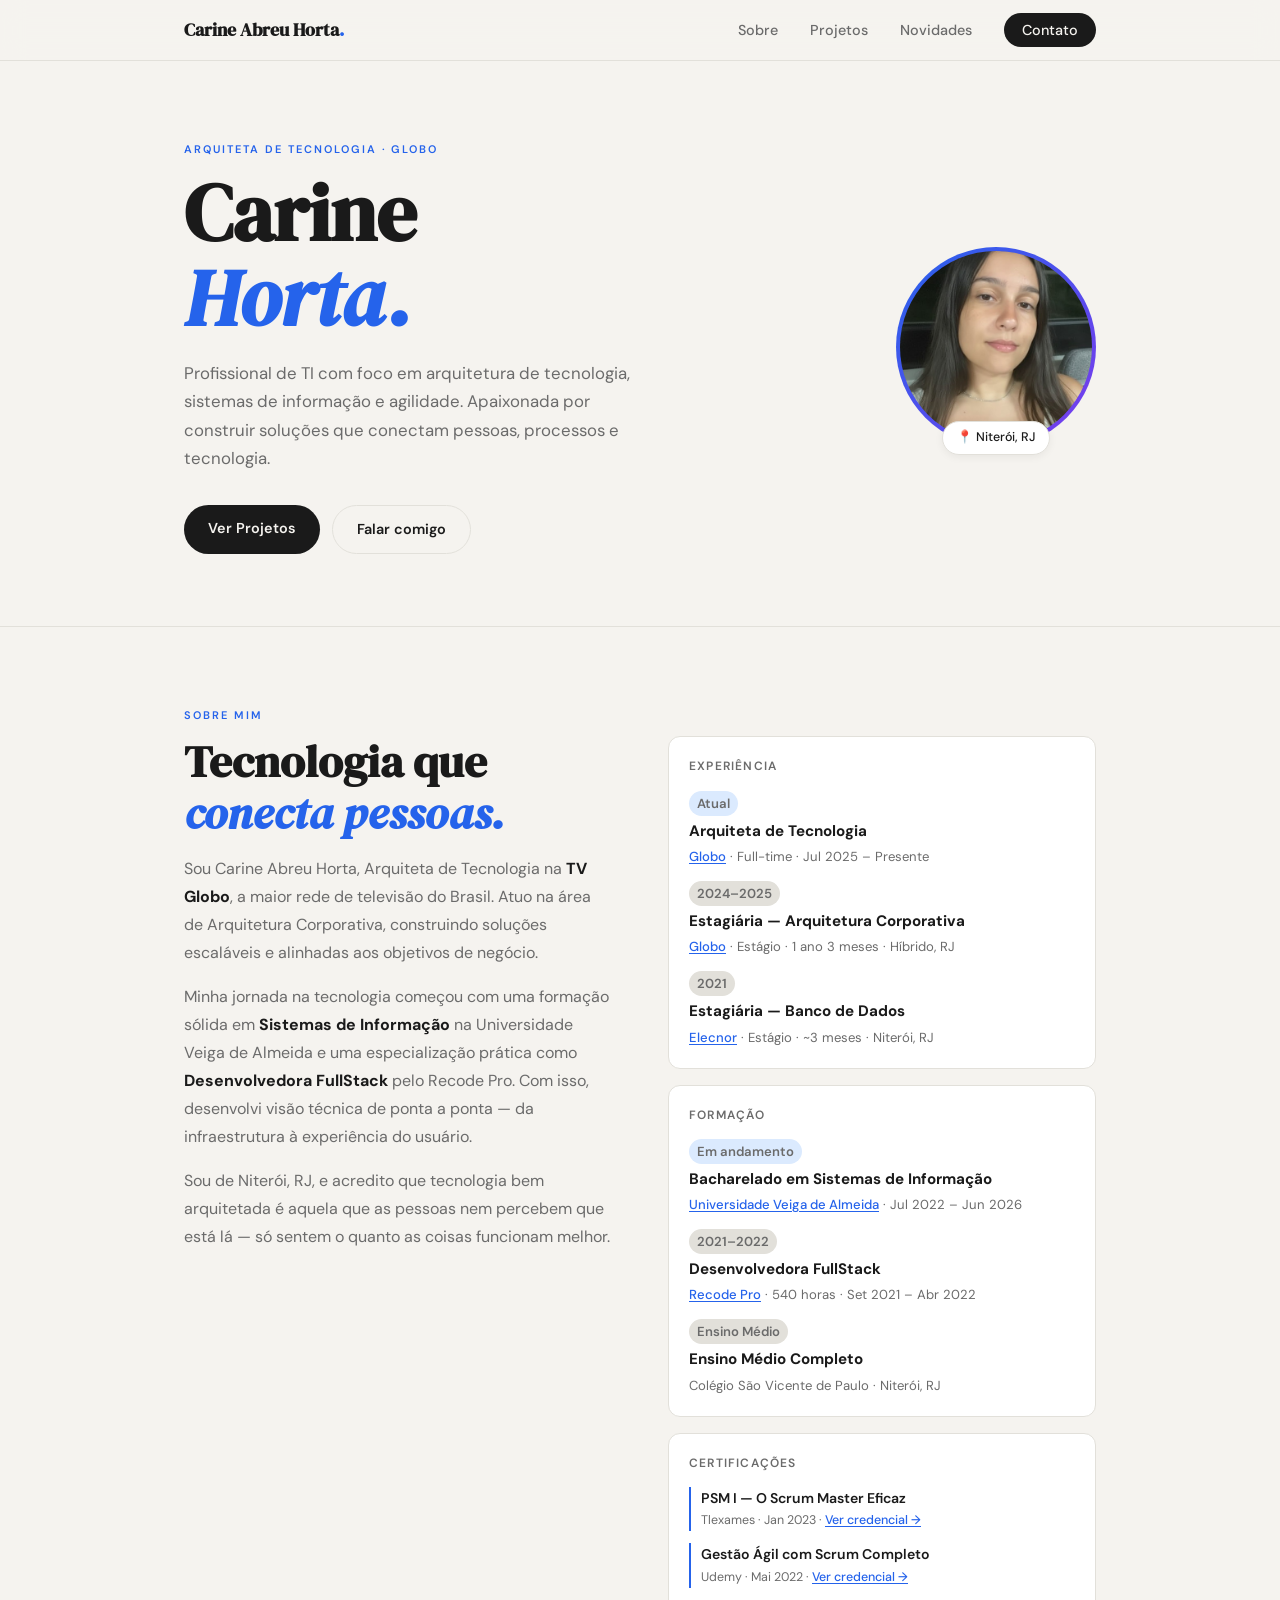
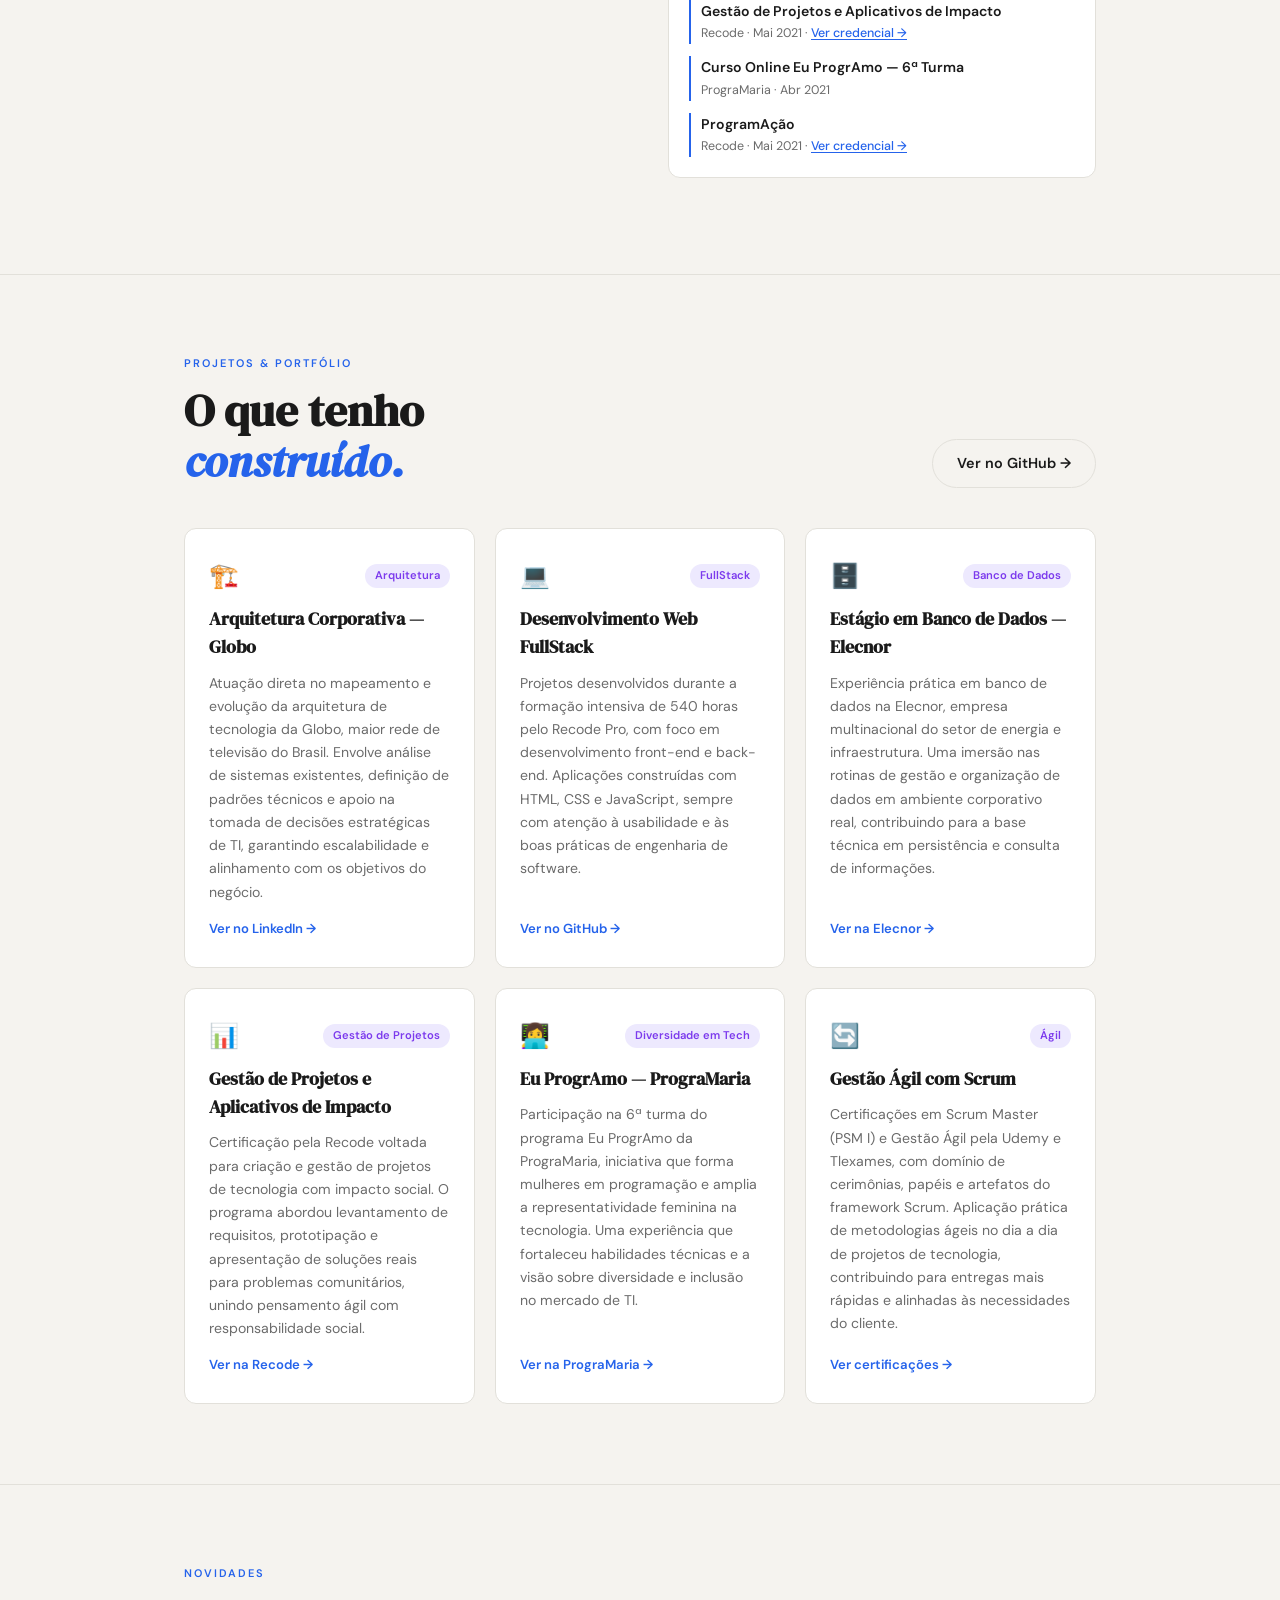
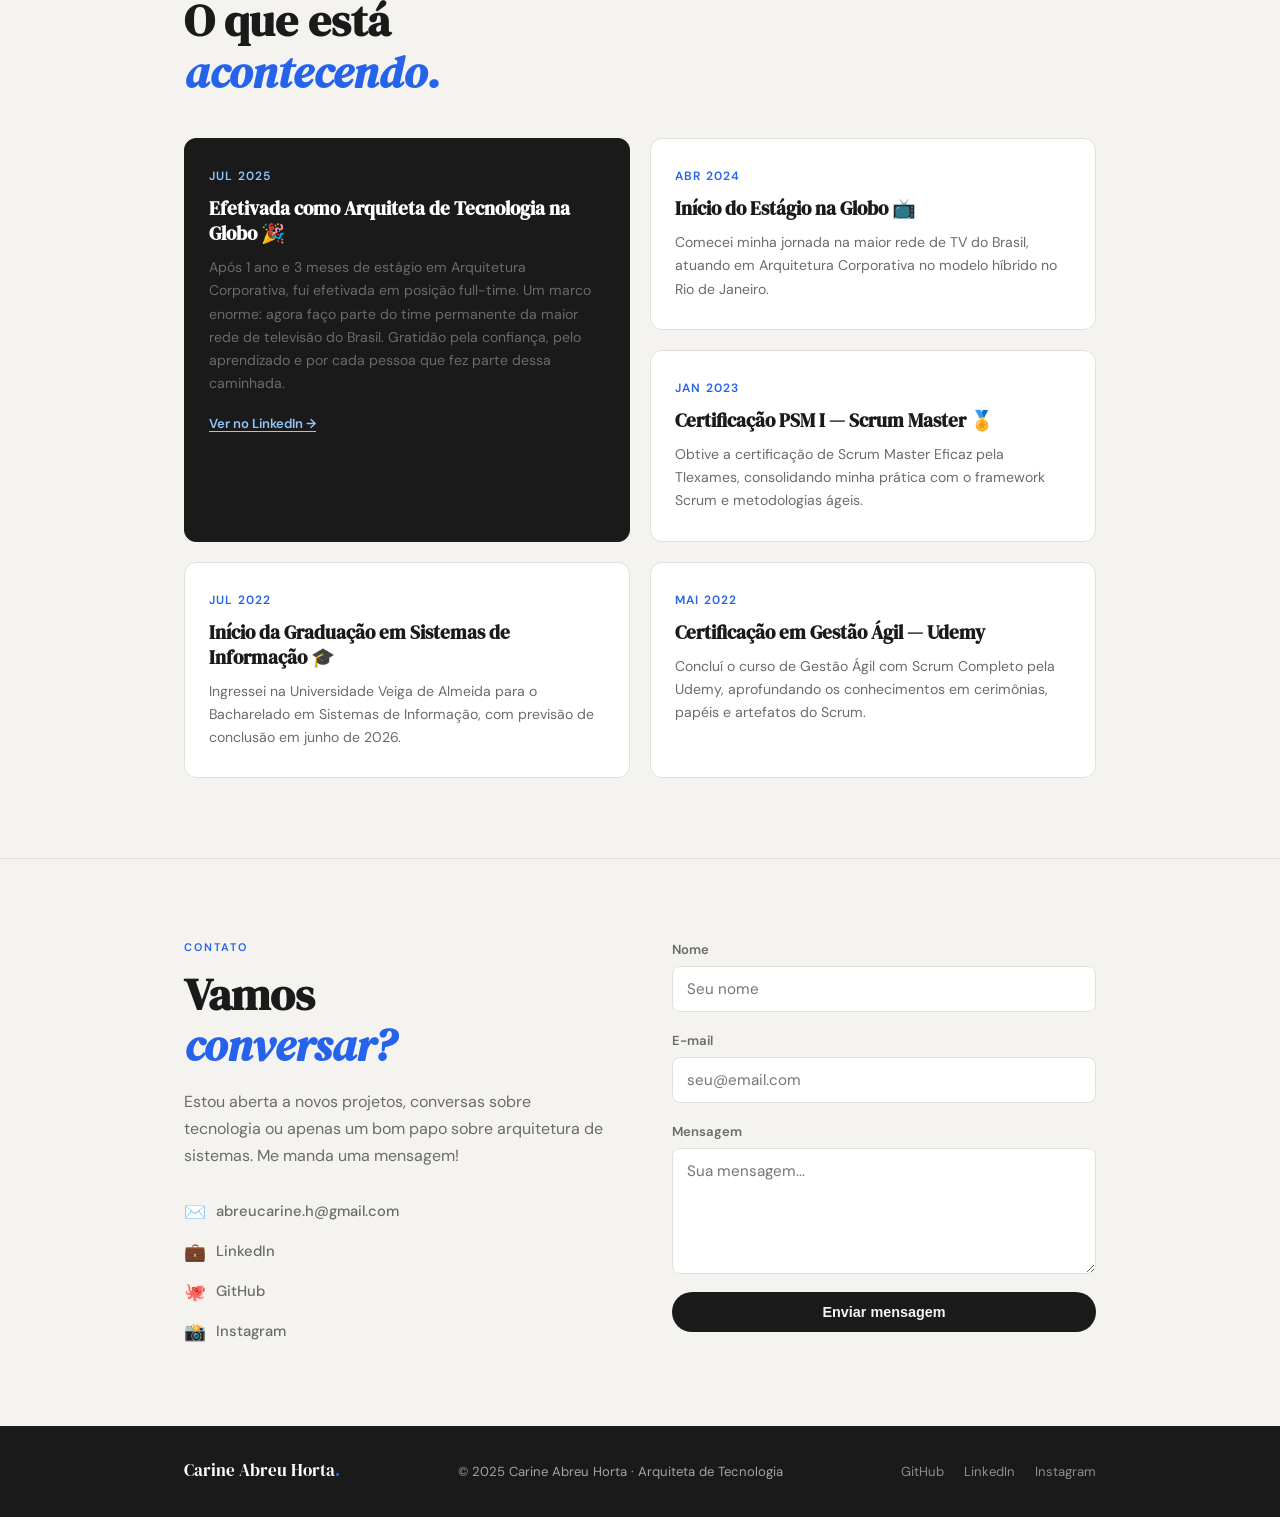
<file: index.html>
<!doctype html>
<html lang="pt-BR">
  <head>
    <meta charset="UTF-8" />
    <meta name="viewport" content="width=device-width, initial-scale=1.0" />
    <title>Carine Abreu Horta — Arquiteta de Tecnologia</title>
    <link rel="preconnect" href="https://fonts.googleapis.com" />
    <link rel="preconnect" href="https://fonts.gstatic.com" crossorigin />
    <link
      href="https://fonts.googleapis.com/css2?family=DM+Serif+Display:ital@0;1&family=DM+Sans:wght@300;400;500;600&display=swap"
      rel="stylesheet"
    />
    <link rel="stylesheet" href="style.css" />
  </head>
  <body>
    <header class="navbar">
      <div class="container navbar__inner">
        <a href="#home" class="navbar__logo"
          >Carine Abreu Horta<span>.</span></a
        >
        <nav>
          <ul class="navbar__links">
            <li><a href="sobre.html">Sobre</a></li>
            <li><a href="projetos.html">Projetos</a></li>
            <li><a href="novidades.html">Novidades</a></li>
            <li><a href="contato.html" class="navbar__cta">Contato</a></li>
          </ul>
        </nav>
        <button class="navbar__burger" aria-label="Menu" onclick="toggleMenu()">
          ☰
        </button>
      </div>
    </header>

    <section id="home" class="hero">
      <div class="container hero__inner">
        <div class="hero__text">
          <p class="section-label fade-up">Arquiteta de Tecnologia · Globo</p>
          <h1 class="hero__name fade-up delay-1">
            Carine<br /><em>Horta.</em>
          </h1>
          <p class="hero__desc fade-up delay-2">
            Profissional de TI com foco em arquitetura de tecnologia, sistemas
            de informação e agilidade. Apaixonada por construir soluções que
            conectam pessoas, processos e tecnologia.
          </p>
          <div class="hero__actions fade-up delay-3">
            <a href="projetos.html" class="btn btn--primary">Ver Projetos</a>
            <a href="contato.html" class="btn btn--ghost">Falar comigo</a>
          </div>
        </div>
        <div class="hero__avatar fade-up delay-4">
          <div class="hero__avatar-ring">
            <img
              src="foto.jpg"
              alt="Carine Abreu Horta"
              class="hero__avatar-img"
            />
          </div>
          <div class="hero__badge">📍 Niterói, RJ</div>
        </div>
      </div>
    </section>

    <hr class="divider" />

    <section id="sobre" class="section sobre">
      <div class="container">
        <p class="section-label">Sobre mim</p>
        <div class="sobre__grid">
          <div class="sobre__bio">
            <h2 class="section-title">
              Tecnologia que<br /><em>conecta pessoas.</em>
            </h2>
            <p>
              Sou Carine Abreu Horta, Arquiteta de Tecnologia na
              <strong>TV Globo</strong>, a maior rede de televisão do Brasil.
              Atuo na área de Arquitetura Corporativa, construindo soluções
              escaláveis e alinhadas aos objetivos de negócio.
            </p>
            <p>
              Minha jornada na tecnologia começou com uma formação sólida em
              <strong>Sistemas de Informação</strong> na Universidade Veiga de
              Almeida e uma especialização prática como
              <strong>Desenvolvedora FullStack</strong>
              pelo Recode Pro. Com isso, desenvolvi visão técnica de ponta a
              ponta — da infraestrutura à experiência do usuário.
            </p>
            <p>
              Sou de Niterói, RJ, e acredito que tecnologia bem arquitetada é
              aquela que as pessoas nem percebem que está lá — só sentem o
              quanto as coisas funcionam melhor.
            </p>
          </div>
          <div class="sobre__sidebar">
            <div class="sobre__card">
              <p class="sobre__card-label">Experiência</p>
              <ul class="sobre__exp">
                <li>
                  <span class="tag">Atual</span>
                  <strong>Arquiteta de Tecnologia</strong>
                  <span>
                    <a
                      href="https://www.linkedin.com/company/redeglobo/"
                      target="_blank"
                      class="exp-link"
                      >Globo</a
                    >
                    · Full-time · Jul 2025 – Presente
                  </span>
                </li>
                <li>
                  <span class="tag tag--muted">2024–2025</span>
                  <strong>Estagiária — Arquitetura Corporativa</strong>
                  <span>
                    <a
                      href="https://www.linkedin.com/company/redeglobo/"
                      target="_blank"
                      class="exp-link"
                      >Globo</a
                    >
                    · Estágio · 1 ano 3 meses · Híbrido, RJ
                  </span>
                </li>
                <li>
                  <span class="tag tag--muted">2021</span>
                  <strong>Estagiária — Banco de Dados</strong>
                  <span>
                    <a
                      href="https://www.linkedin.com/company/elecnor/"
                      target="_blank"
                      class="exp-link"
                      >Elecnor</a
                    >
                    · Estágio · ~3 meses · Niterói, RJ
                  </span>
                </li>
              </ul>
            </div>
            <div class="sobre__card">
              <p class="sobre__card-label">Formação</p>
              <ul class="sobre__exp">
                <li>
                  <span class="tag">Em andamento</span>
                  <strong>Bacharelado em Sistemas de Informação</strong>
                  <span>
                    <a
                      href="https://www.uva.br/"
                      target="_blank"
                      class="exp-link"
                      >Universidade Veiga de Almeida</a
                    >
                    · Jul 2022 – Jun 2026
                  </span>
                </li>
                <li>
                  <span class="tag tag--muted">2021–2022</span>
                  <strong>Desenvolvedora FullStack</strong>
                  <span>
                    <a
                      href="https://recode.org.br/"
                      target="_blank"
                      class="exp-link"
                      >Recode Pro</a
                    >
                    · 540 horas · Set 2021 – Abr 2022
                  </span>
                </li>
                <li>
                  <span class="tag tag--muted">Ensino Médio</span>
                  <strong>Ensino Médio Completo</strong>
                  <span>Colégio São Vicente de Paulo · Niterói, RJ</span>
                </li>
              </ul>
            </div>
            <div class="sobre__card">
              <p class="sobre__card-label">Certificações</p>
              <ul class="sobre__certs">
                <li>
                  <div class="cert-title">PSM I — O Scrum Master Eficaz</div>
                  <div class="cert-meta">
                    Tlexames · Jan 2023 ·
                    <a
                      href="https://www.linkedin.com/in/carine-horta-7ba754231/details/certifications/"
                      target="_blank"
                      class="exp-link"
                      >Ver credencial →</a
                    >
                  </div>
                </li>
                <li>
                  <div class="cert-title">Gestão Ágil com Scrum Completo</div>
                  <div class="cert-meta">
                    Udemy · Mai 2022 ·
                    <a
                      href="https://www.udemy.com/certificate/UC-a8f1dda4-dc87-44a4-8ef2-bfc7a82c5541/"
                      target="_blank"
                      class="exp-link"
                      >Ver credencial →</a
                    >
                  </div>
                </li>
                <li>
                  <div class="cert-title">
                    Gestão de Projetos e Aplicativos de Impacto
                  </div>
                  <div class="cert-meta">
                    Recode · Mai 2021 ·
                    <a
                      href="https://www.linkedin.com/in/carine-horta-7ba754231/details/certifications/"
                      target="_blank"
                      class="exp-link"
                      >Ver credencial →</a
                    >
                  </div>
                </li>
                <li>
                  <div class="cert-title">
                    Curso Online Eu ProgrAmo — 6ª Turma
                  </div>
                  <div class="cert-meta">PrograMaria · Abr 2021</div>
                </li>
                <li>
                  <div class="cert-title">ProgramAção</div>
                  <div class="cert-meta">
                    Recode · Mai 2021 ·
                    <a
                      href="https://www.linkedin.com/in/carine-horta-7ba754231/details/certifications/"
                      target="_blank"
                      class="exp-link"
                      >Ver credencial →</a
                    >
                  </div>
                </li>
              </ul>
            </div>
          </div>
        </div>
      </div>
    </section>

    <hr class="divider" />

    <section id="projetos" class="section projetos">
      <div class="container">
        <p class="section-label">Projetos & Portfólio</p>
        <div class="projetos__header">
          <h2 class="section-title">O que tenho<br /><em>construído.</em></h2>
          <a
            href="https://github.com/CarineAH"
            target="_blank"
            class="btn btn--ghost"
            >Ver no GitHub →</a
          >
        </div>
        <div class="projetos__grid">
          <a
            href="https://www.linkedin.com/in/carine-horta-7ba754231/"
            target="_blank"
            class="projeto-card"
          >
            <div class="projeto-card__top">
              <span class="projeto-card__icon">🏗️</span>
              <span class="projeto-card__tag">Arquitetura</span>
            </div>
            <h3>Arquitetura Corporativa — Globo</h3>
            <p>
              Atuação direta no mapeamento e evolução da arquitetura de
              tecnologia da Globo, maior rede de televisão do Brasil. Envolve
              análise de sistemas existentes, definição de padrões técnicos e
              apoio na tomada de decisões estratégicas de TI, garantindo
              escalabilidade e alinhamento com os objetivos do negócio.
            </p>
            <span class="projeto-card__link">Ver no LinkedIn →</span>
          </a>
          <a
            href="https://github.com/CarineAH"
            target="_blank"
            class="projeto-card"
          >
            <div class="projeto-card__top">
              <span class="projeto-card__icon">💻</span>
              <span class="projeto-card__tag">FullStack</span>
            </div>
            <h3>Desenvolvimento Web FullStack</h3>
            <p>
              Projetos desenvolvidos durante a formação intensiva de 540 horas
              pelo Recode Pro, com foco em desenvolvimento front-end e back-end.
              Aplicações construídas com HTML, CSS e JavaScript, sempre com
              atenção à usabilidade e às boas práticas de engenharia de
              software.
            </p>
            <span class="projeto-card__link">Ver no GitHub →</span>
          </a>
          <a
            href="https://www.linkedin.com/company/elecnor/"
            target="_blank"
            class="projeto-card"
          >
            <div class="projeto-card__top">
              <span class="projeto-card__icon">🗄️</span>
              <span class="projeto-card__tag">Banco de Dados</span>
            </div>
            <h3>Estágio em Banco de Dados — Elecnor</h3>
            <p>
              Experiência prática em banco de dados na Elecnor, empresa
              multinacional do setor de energia e infraestrutura. Uma imersão
              nas rotinas de gestão e organização de dados em ambiente
              corporativo real, contribuindo para a base técnica em persistência
              e consulta de informações.
            </p>
            <span class="projeto-card__link">Ver na Elecnor →</span>
          </a>
          <a href="https://recode.org.br/" target="_blank" class="projeto-card">
            <div class="projeto-card__top">
              <span class="projeto-card__icon">📊</span>
              <span class="projeto-card__tag">Gestão de Projetos</span>
            </div>
            <h3>Gestão de Projetos e Aplicativos de Impacto</h3>
            <p>
              Certificação pela Recode voltada para criação e gestão de projetos
              de tecnologia com impacto social. O programa abordou levantamento
              de requisitos, prototipação e apresentação de soluções reais para
              problemas comunitários, unindo pensamento ágil com
              responsabilidade social.
            </p>
            <span class="projeto-card__link">Ver na Recode →</span>
          </a>
          <a
            href="https://programaria.org/"
            target="_blank"
            class="projeto-card"
          >
            <div class="projeto-card__top">
              <span class="projeto-card__icon">👩‍💻</span>
              <span class="projeto-card__tag">Diversidade em Tech</span>
            </div>
            <h3>Eu ProgrAmo — PrograMaria</h3>
            <p>
              Participação na 6ª turma do programa Eu ProgrAmo da PrograMaria,
              iniciativa que forma mulheres em programação e amplia a
              representatividade feminina na tecnologia. Uma experiência que
              fortaleceu habilidades técnicas e a visão sobre diversidade e
              inclusão no mercado de TI.
            </p>
            <span class="projeto-card__link">Ver na PrograMaria →</span>
          </a>
          <a
            href="https://www.linkedin.com/in/carine-horta-7ba754231/details/certifications/"
            target="_blank"
            class="projeto-card"
          >
            <div class="projeto-card__top">
              <span class="projeto-card__icon">🔄</span>
              <span class="projeto-card__tag">Ágil</span>
            </div>
            <h3>Gestão Ágil com Scrum</h3>
            <p>
              Certificações em Scrum Master (PSM I) e Gestão Ágil pela Udemy e
              Tlexames, com domínio de cerimônias, papéis e artefatos do
              framework Scrum. Aplicação prática de metodologias ágeis no dia a
              dia de projetos de tecnologia, contribuindo para entregas mais
              rápidas e alinhadas às necessidades do cliente.
            </p>
            <span class="projeto-card__link">Ver certificações →</span>
          </a>
        </div>
      </div>
    </section>

    <hr class="divider" />
    <section id="novidades" class="section novidades">
      <div class="container">
        <p class="section-label">Novidades</p>
        <h2 class="section-title">O que está<br /><em>acontecendo.</em></h2>
        <div class="novidades__grid">
          <article class="novidade-card novidade-card--destaque">
            <span class="novidade-card__date">Jul 2025</span>
            <h3>Efetivada como Arquiteta de Tecnologia na Globo 🎉</h3>
            <p>
              Após 1 ano e 3 meses de estágio em Arquitetura Corporativa, fui
              efetivada em posição full-time. Um marco enorme: agora faço parte
              do time permanente da maior rede de televisão do Brasil. Gratidão
              pela confiança, pelo aprendizado e por cada pessoa que fez parte
              dessa caminhada.
            </p>
            <a
              href="https://www.linkedin.com/in/carine-horta-7ba754231/"
              target="_blank"
              class="novidade-link"
              >Ver no LinkedIn →</a
            >
          </article>
          <article class="novidade-card">
            <span class="novidade-card__date">Abr 2024</span>
            <h3>Início do Estágio na Globo 📺</h3>
            <p>
              Comecei minha jornada na maior rede de TV do Brasil, atuando em
              Arquitetura Corporativa no modelo híbrido no Rio de Janeiro.
            </p>
          </article>
          <article class="novidade-card">
            <span class="novidade-card__date">Jan 2023</span>
            <h3>Certificação PSM I — Scrum Master 🏅</h3>
            <p>
              Obtive a certificação de Scrum Master Eficaz pela Tlexames,
              consolidando minha prática com o framework Scrum e metodologias
              ágeis.
            </p>
          </article>
          <article class="novidade-card">
            <span class="novidade-card__date">Jul 2022</span>
            <h3>Início da Graduação em Sistemas de Informação 🎓</h3>
            <p>
              Ingressei na Universidade Veiga de Almeida para o Bacharelado em
              Sistemas de Informação, com previsão de conclusão em junho de
              2026.
            </p>
          </article>
          <article class="novidade-card">
            <span class="novidade-card__date">Mai 2022</span>
            <h3>Certificação em Gestão Ágil — Udemy</h3>
            <p>
              Concluí o curso de Gestão Ágil com Scrum Completo pela Udemy,
              aprofundando os conhecimentos em cerimônias, papéis e artefatos do
              Scrum.
            </p>
          </article>
        </div>
      </div>
    </section>

    <hr class="divider" />
    <section id="contato" class="section contato">
      <div class="container contato__inner">
        <div class="contato__text">
          <p class="section-label">Contato</p>
          <h2 class="section-title">Vamos<br /><em>conversar?</em></h2>
          <p class="contato__desc">
            Estou aberta a novos projetos, conversas sobre tecnologia ou apenas
            um bom papo sobre arquitetura de sistemas. Me manda uma mensagem!
          </p>
          <ul class="social-links">
            <li>
              <a href="mailto:abreucarine.h@gmail.com" class="social-link">
                <span class="social-link__icon">✉️</span>
                <span>abreucarine.h@gmail.com</span>
              </a>
            </li>
            <li>
              <a
                href="https://www.linkedin.com/in/carine-horta-7ba754231/"
                target="_blank"
                class="social-link"
              >
                <span class="social-link__icon">💼</span>
                <span>LinkedIn</span>
              </a>
            </li>
            <li>
              <a
                href="https://github.com/CarineAH"
                target="_blank"
                class="social-link"
              >
                <span class="social-link__icon">🐙</span>
                <span>GitHub</span>
              </a>
            </li>
            <li>
              <a
                href="https://www.instagram.com/abreucarinee/"
                target="_blank"
                class="social-link"
              >
                <span class="social-link__icon">📸</span>
                <span>Instagram</span>
              </a>
            </li>
          </ul>
        </div>
        <form class="contato__form" onsubmit="handleForm(event)">
          <div class="form-group">
            <label for="nome">Nome</label>
            <input type="text" id="nome" placeholder="Seu nome" required />
          </div>
          <div class="form-group">
            <label for="email">E-mail</label>
            <input
              type="email"
              id="email"
              placeholder="seu@email.com"
              required
            />
          </div>
          <div class="form-group">
            <label for="mensagem">Mensagem</label>
            <textarea
              id="mensagem"
              rows="5"
              placeholder="Sua mensagem..."
              required
            ></textarea>
          </div>
          <button type="submit" class="btn btn--primary form-btn">
            Enviar mensagem
          </button>
          <p class="form-success" id="form-success">
            ✅ Mensagem enviada! Obrigada pelo contato.
          </p>
        </form>
      </div>
    </section>

    <footer class="footer">
      <div class="container footer__inner">
        <span class="footer__logo">Carine Abreu Horta<span>.</span></span>
        <p>© 2025 Carine Abreu Horta · Arquiteta de Tecnologia</p>
        <div class="footer__social">
          <a href="https://github.com/CarineAH" target="_blank">GitHub</a>
          <a
            href="https://www.linkedin.com/in/carine-horta-7ba754231/"
            target="_blank"
            >LinkedIn</a
          >
          <a href="https://www.instagram.com/abreucarinee/" target="_blank"
            >Instagram</a
          >
        </div>
      </div>
    </footer>
    <script>
      function toggleMenu() {
        document.querySelector(".navbar__links").classList.toggle("open");
      }

      function handleForm(e) {
        e.preventDefault();
        const btn = e.target.querySelector(".form-btn");
        const success = document.getElementById("form-success");
        btn.textContent = "Enviando...";
        btn.disabled = true;
        setTimeout(() => {
          btn.style.display = "none";
          success.style.display = "block";
          e.target.reset();
        }, 1200);
      }
    </script>
  </body>
</html>
</file>
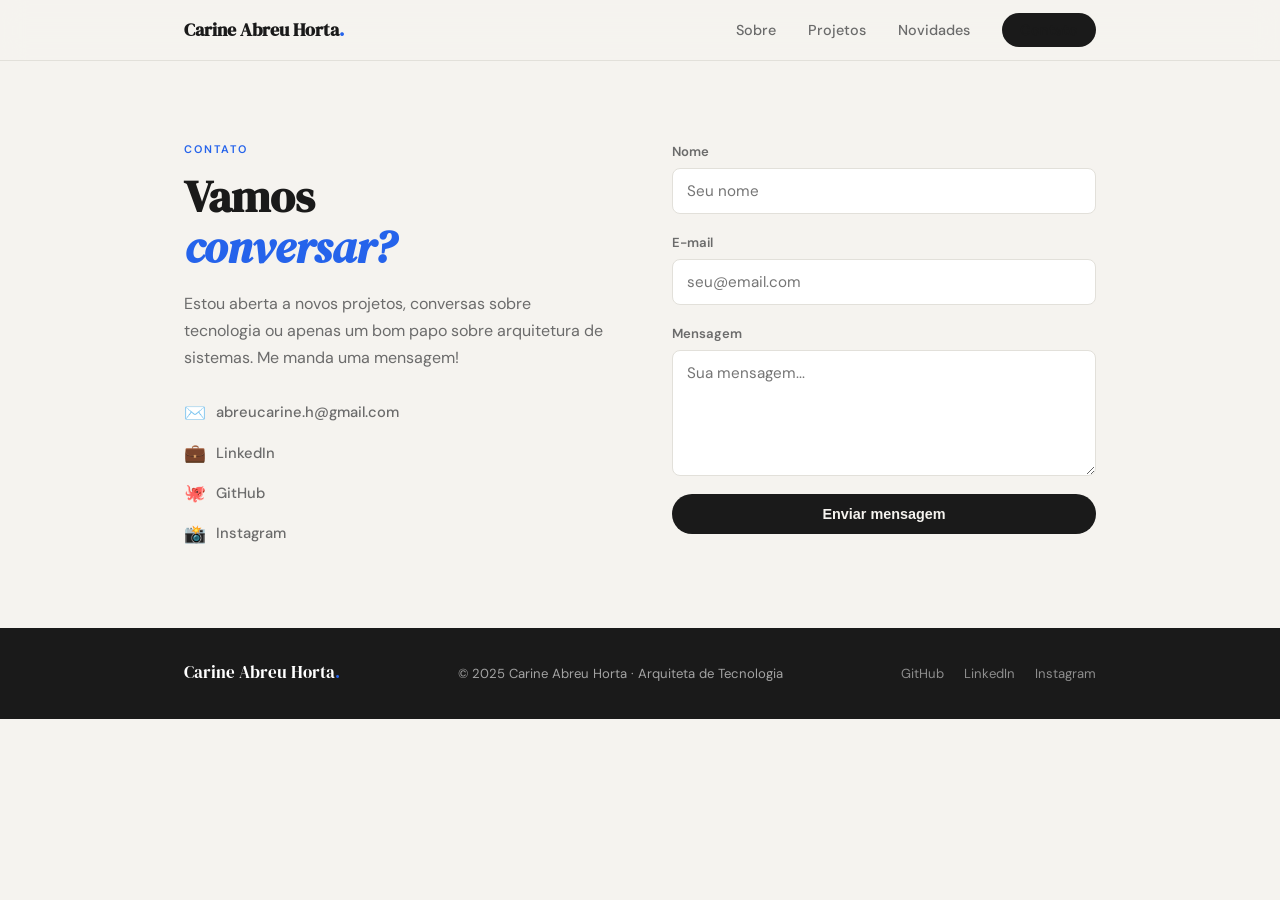
<file: contato.html>
<!doctype html>
<html lang="pt-BR">
  <head>
    <meta charset="UTF-8" />
    <meta name="viewport" content="width=device-width, initial-scale=1.0" />
    <title>Contato — Carine Abreu Horta</title>
    <link rel="preconnect" href="https://fonts.googleapis.com" />
    <link rel="preconnect" href="https://fonts.gstatic.com" crossorigin />
    <link
      href="https://fonts.googleapis.com/css2?family=DM+Serif+Display:ital@0;1&family=DM+Sans:wght@300;400;500;600&display=swap"
      rel="stylesheet"
    />
    <link rel="stylesheet" href="style.css" />
  </head>
  <body>
    <header class="navbar">
      <div class="container navbar__inner">
        <a href="index.html" class="navbar__logo"
          >Carine Abreu Horta<span>.</span></a
        >
        <nav>
          <ul class="navbar__links">
            <li><a href="sobre.html">Sobre</a></li>
            <li><a href="projetos.html">Projetos</a></li>
            <li><a href="novidades.html">Novidades</a></li>
            <li>
              <a href="contato.html" class="navbar__cta navbar__active"
                >Contato</a
              >
            </li>
          </ul>
        </nav>
        <button class="navbar__burger" aria-label="Menu" onclick="toggleMenu()">
          ☰
        </button>
      </div>
    </header>

    <section class="section contato">
      <div class="container contato__inner">
        <div class="contato__text">
          <p class="section-label">Contato</p>
          <h2 class="section-title">Vamos<br /><em>conversar?</em></h2>
          <p class="contato__desc">
            Estou aberta a novos projetos, conversas sobre tecnologia ou apenas
            um bom papo sobre arquitetura de sistemas. Me manda uma mensagem!
          </p>
          <ul class="social-links">
            <li>
              <a href="mailto:abreucarine.h@gmail.com" class="social-link">
                <span class="social-link__icon">✉️</span>
                <span>abreucarine.h@gmail.com</span>
              </a>
            </li>
            <li>
              <a
                href="https://www.linkedin.com/in/carine-horta-7ba754231/"
                target="_blank"
                class="social-link"
              >
                <span class="social-link__icon">💼</span>
                <span>LinkedIn</span>
              </a>
            </li>
            <li>
              <a
                href="https://github.com/CarineAH"
                target="_blank"
                class="social-link"
              >
                <span class="social-link__icon">🐙</span>
                <span>GitHub</span>
              </a>
            </li>
            <li>
              <a
                href="https://www.instagram.com/abreucarinee/"
                target="_blank"
                class="social-link"
              >
                <span class="social-link__icon">📸</span>
                <span>Instagram</span>
              </a>
            </li>
          </ul>
        </div>
        <form class="contato__form" onsubmit="handleForm(event)">
          <div class="form-group">
            <label for="nome">Nome</label>
            <input type="text" id="nome" placeholder="Seu nome" required />
          </div>
          <div class="form-group">
            <label for="email">E-mail</label>
            <input
              type="email"
              id="email"
              placeholder="seu@email.com"
              required
            />
          </div>
          <div class="form-group">
            <label for="mensagem">Mensagem</label>
            <textarea
              id="mensagem"
              rows="5"
              placeholder="Sua mensagem..."
              required
            ></textarea>
          </div>
          <button type="submit" class="btn btn--primary form-btn">
            Enviar mensagem
          </button>
          <p class="form-success" id="form-success">
            ✅ Mensagem enviada! Obrigada pelo contato.
          </p>
        </form>
      </div>
    </section>

    <footer class="footer">
      <div class="container footer__inner">
        <span class="footer__logo">Carine Abreu Horta<span>.</span></span>
        <p>© 2025 Carine Abreu Horta · Arquiteta de Tecnologia</p>
        <div class="footer__social">
          <a href="https://github.com/CarineAH" target="_blank">GitHub</a>
          <a
            href="https://www.linkedin.com/in/carine-horta-7ba754231/"
            target="_blank"
            >LinkedIn</a
          >
          <a href="https://www.instagram.com/abreucarinee/" target="_blank"
            >Instagram</a
          >
        </div>
      </div>
    </footer>

    <script>
      function toggleMenu() {
        document.querySelector(".navbar__links").classList.toggle("open");
      }

      function handleForm(e) {
        e.preventDefault();
        const btn = e.target.querySelector(".form-btn");
        const success = document.getElementById("form-success");
        btn.textContent = "Enviando...";
        btn.disabled = true;
        setTimeout(() => {
          btn.style.display = "none";
          success.style.display = "block";
          e.target.reset();
        }, 1200);
      }
    </script>
  </body>
</html>
</file>
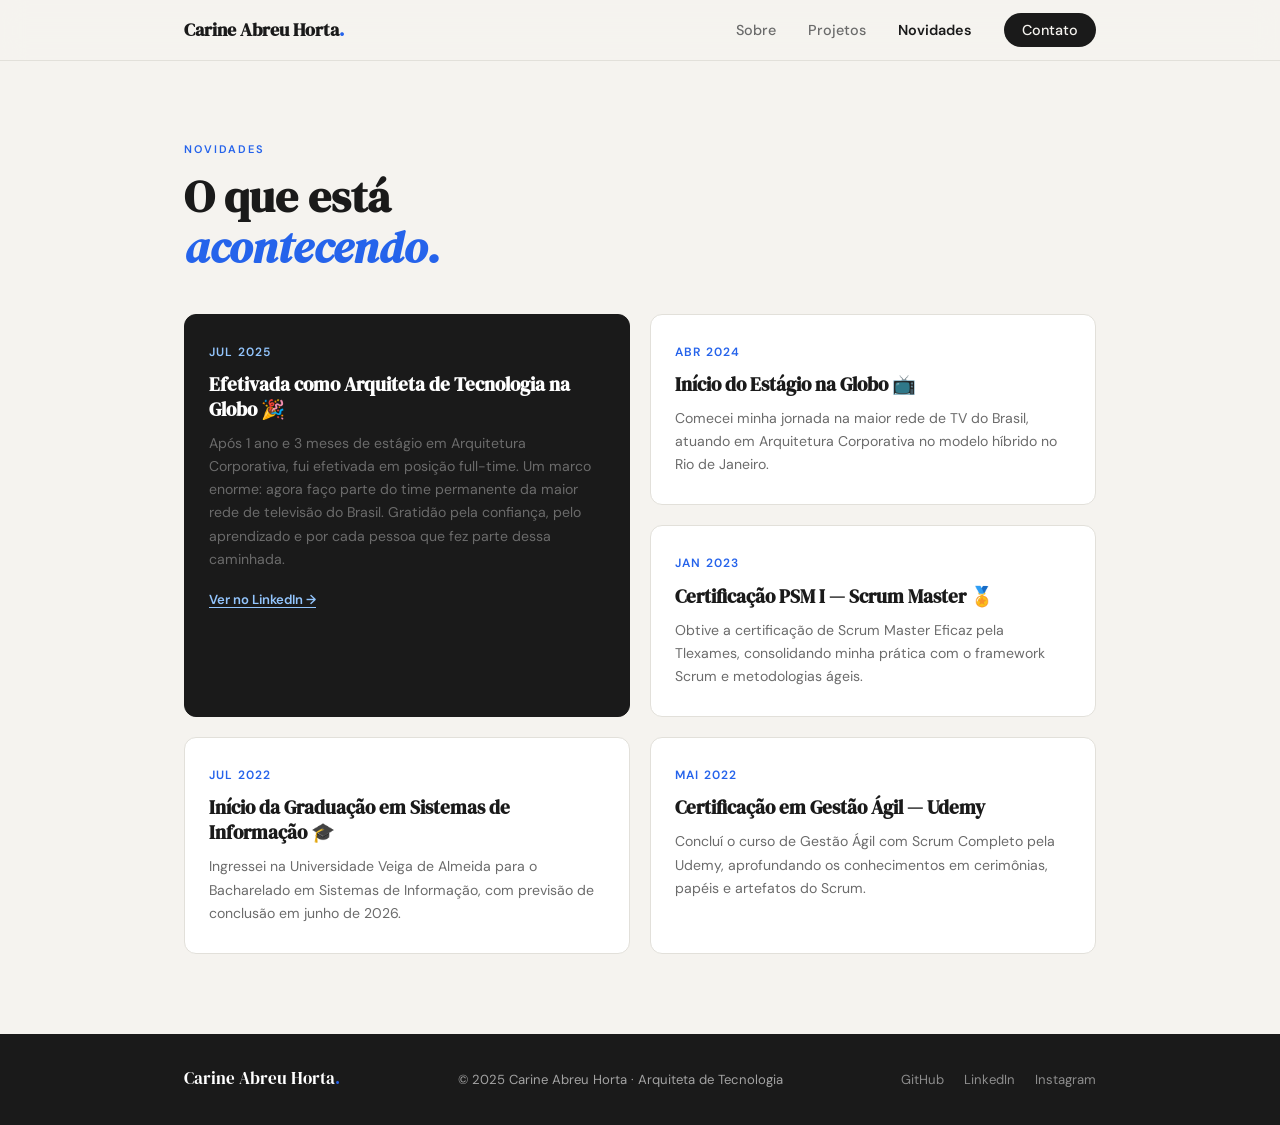
<file: novidades.html>
<!doctype html>
<html lang="pt-BR">
  <head>
    <meta charset="UTF-8" />
    <meta name="viewport" content="width=device-width, initial-scale=1.0" />
    <title>Novidades — Carine Abreu Horta</title>
    <link rel="preconnect" href="https://fonts.googleapis.com" />
    <link rel="preconnect" href="https://fonts.gstatic.com" crossorigin />
    <link
      href="https://fonts.googleapis.com/css2?family=DM+Serif+Display:ital@0;1&family=DM+Sans:wght@300;400;500;600&display=swap"
      rel="stylesheet"
    />
    <link rel="stylesheet" href="style.css" />
  </head>
  <body>
    <header class="navbar">
      <div class="container navbar__inner">
        <a href="index.html" class="navbar__logo"
          >Carine Abreu Horta<span>.</span></a
        >
        <nav>
          <ul class="navbar__links">
            <li><a href="sobre.html">Sobre</a></li>
            <li><a href="projetos.html">Projetos</a></li>
            <li>
              <a href="novidades.html" class="navbar__active">Novidades</a>
            </li>
            <li><a href="contato.html" class="navbar__cta">Contato</a></li>
          </ul>
        </nav>
        <button class="navbar__burger" aria-label="Menu" onclick="toggleMenu()">
          ☰
        </button>
      </div>
    </header>

    <section class="section novidades">
      <div class="container">
        <p class="section-label">Novidades</p>
        <h2 class="section-title">O que está<br /><em>acontecendo.</em></h2>
        <div class="novidades__grid">
          <article class="novidade-card novidade-card--destaque">
            <span class="novidade-card__date">Jul 2025</span>
            <h3>Efetivada como Arquiteta de Tecnologia na Globo 🎉</h3>
            <p>
              Após 1 ano e 3 meses de estágio em Arquitetura Corporativa, fui
              efetivada em posição full-time. Um marco enorme: agora faço parte
              do time permanente da maior rede de televisão do Brasil. Gratidão
              pela confiança, pelo aprendizado e por cada pessoa que fez parte
              dessa caminhada.
            </p>
            <a
              href="https://www.linkedin.com/in/carine-horta-7ba754231/"
              target="_blank"
              class="novidade-link"
              >Ver no LinkedIn →</a
            >
          </article>
          <article class="novidade-card">
            <span class="novidade-card__date">Abr 2024</span>
            <h3>Início do Estágio na Globo 📺</h3>
            <p>
              Comecei minha jornada na maior rede de TV do Brasil, atuando em
              Arquitetura Corporativa no modelo híbrido no Rio de Janeiro.
            </p>
          </article>
          <article class="novidade-card">
            <span class="novidade-card__date">Jan 2023</span>
            <h3>Certificação PSM I — Scrum Master 🏅</h3>
            <p>
              Obtive a certificação de Scrum Master Eficaz pela Tlexames,
              consolidando minha prática com o framework Scrum e metodologias
              ágeis.
            </p>
          </article>
          <article class="novidade-card">
            <span class="novidade-card__date">Jul 2022</span>
            <h3>Início da Graduação em Sistemas de Informação 🎓</h3>
            <p>
              Ingressei na Universidade Veiga de Almeida para o Bacharelado em
              Sistemas de Informação, com previsão de conclusão em junho de
              2026.
            </p>
          </article>
          <article class="novidade-card">
            <span class="novidade-card__date">Mai 2022</span>
            <h3>Certificação em Gestão Ágil — Udemy</h3>
            <p>
              Concluí o curso de Gestão Ágil com Scrum Completo pela Udemy,
              aprofundando os conhecimentos em cerimônias, papéis e artefatos do
              Scrum.
            </p>
          </article>
        </div>
      </div>
    </section>

    <footer class="footer">
      <div class="container footer__inner">
        <span class="footer__logo">Carine Abreu Horta<span>.</span></span>
        <p>© 2025 Carine Abreu Horta · Arquiteta de Tecnologia</p>
        <div class="footer__social">
          <a href="https://github.com/CarineAH" target="_blank">GitHub</a>
          <a
            href="https://www.linkedin.com/in/carine-horta-7ba754231/"
            target="_blank"
            >LinkedIn</a
          >
          <a href="https://www.instagram.com/abreucarinee/" target="_blank"
            >Instagram</a
          >
        </div>
      </div>
    </footer>

    <script>
      function toggleMenu() {
        document.querySelector(".navbar__links").classList.toggle("open");
      }
    </script>
  </body>
</html>
</file>
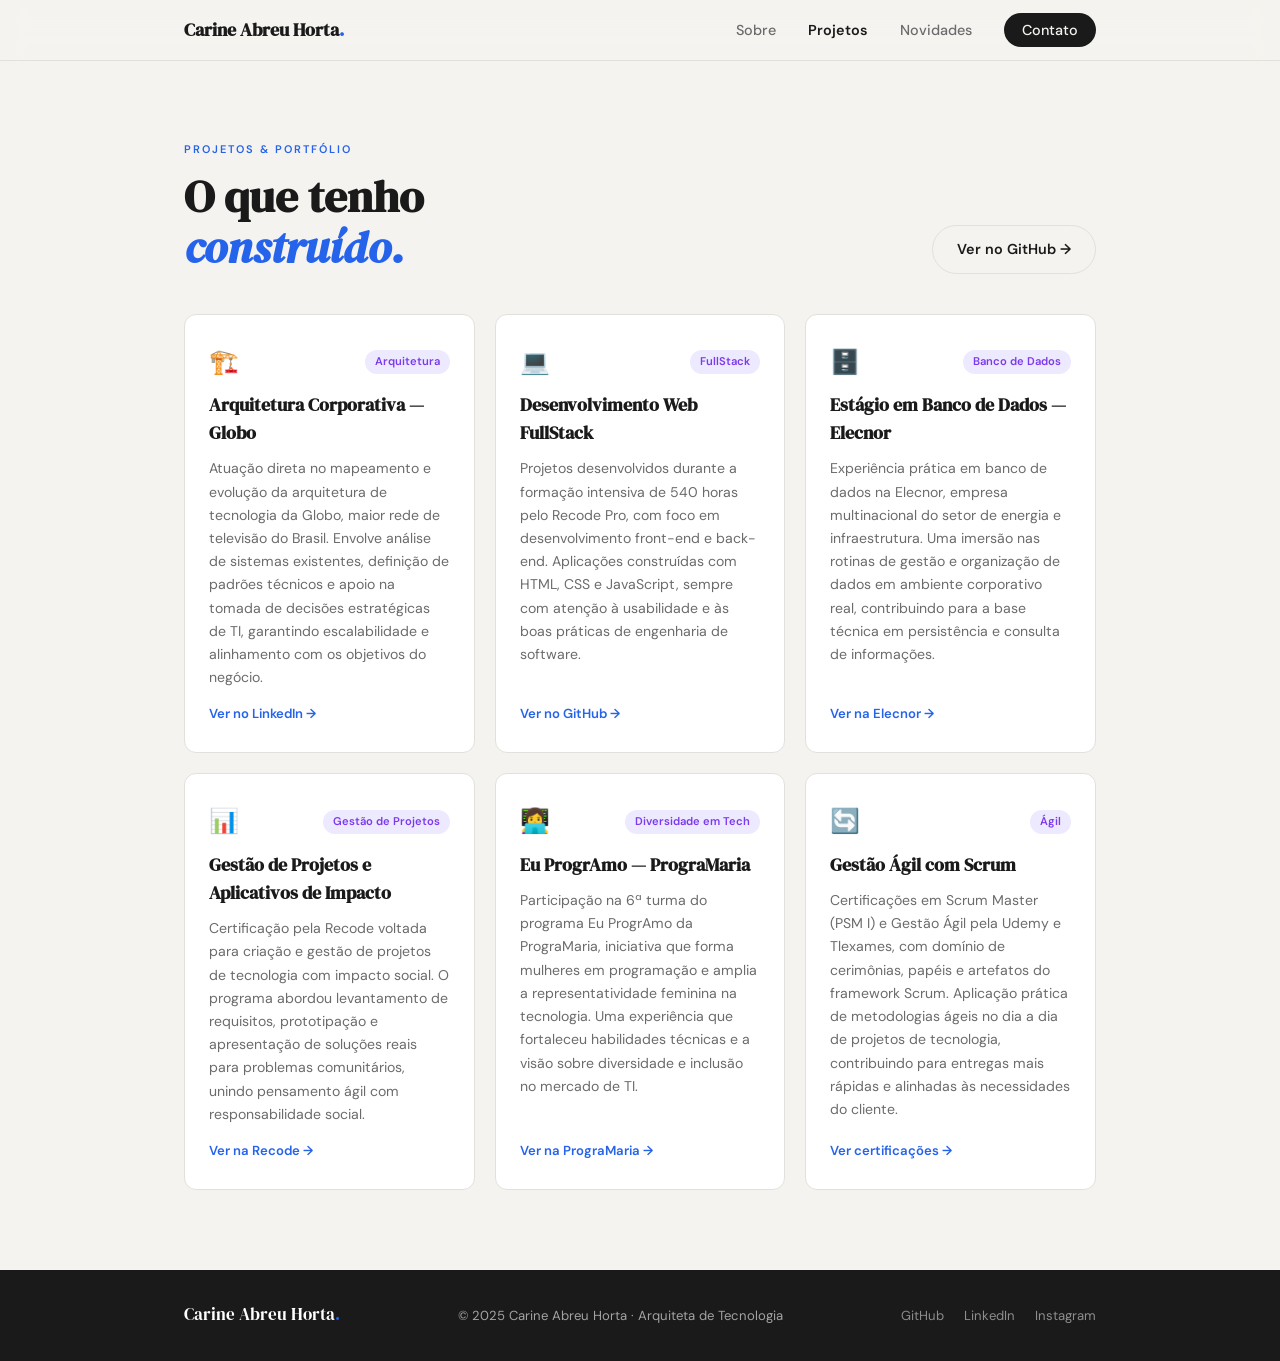
<file: projetos.html>
<!doctype html>
<html lang="pt-BR">
  <head>
    <meta charset="UTF-8" />
    <meta name="viewport" content="width=device-width, initial-scale=1.0" />
    <title>Projetos — Carine Abreu Horta</title>
    <link rel="preconnect" href="https://fonts.googleapis.com" />
    <link rel="preconnect" href="https://fonts.gstatic.com" crossorigin />
    <link
      href="https://fonts.googleapis.com/css2?family=DM+Serif+Display:ital@0;1&family=DM+Sans:wght@300;400;500;600&display=swap"
      rel="stylesheet"
    />
    <link rel="stylesheet" href="style.css" />
  </head>
  <body>
    <header class="navbar">
      <div class="container navbar__inner">
        <a href="index.html" class="navbar__logo"
          >Carine Abreu Horta<span>.</span></a
        >
        <nav>
          <ul class="navbar__links">
            <li><a href="sobre.html">Sobre</a></li>
            <li><a href="projetos.html" class="navbar__active">Projetos</a></li>
            <li><a href="novidades.html">Novidades</a></li>
            <li><a href="contato.html" class="navbar__cta">Contato</a></li>
          </ul>
        </nav>
        <button class="navbar__burger" aria-label="Menu" onclick="toggleMenu()">
          ☰
        </button>
      </div>
    </header>

    <section class="section projetos">
      <div class="container">
        <p class="section-label">Projetos & Portfólio</p>
        <div class="projetos__header">
          <h2 class="section-title">O que tenho<br /><em>construído.</em></h2>
          <a
            href="https://github.com/CarineAH"
            target="_blank"
            class="btn btn--ghost"
            >Ver no GitHub →</a
          >
        </div>
        <div class="projetos__grid">
          <a
            href="https://www.linkedin.com/in/carine-horta-7ba754231/"
            target="_blank"
            class="projeto-card"
          >
            <div class="projeto-card__top">
              <span class="projeto-card__icon">🏗️</span>
              <span class="projeto-card__tag">Arquitetura</span>
            </div>
            <h3>Arquitetura Corporativa — Globo</h3>
            <p>
              Atuação direta no mapeamento e evolução da arquitetura de
              tecnologia da Globo, maior rede de televisão do Brasil. Envolve
              análise de sistemas existentes, definição de padrões técnicos e
              apoio na tomada de decisões estratégicas de TI, garantindo
              escalabilidade e alinhamento com os objetivos do negócio.
            </p>
            <span class="projeto-card__link">Ver no LinkedIn →</span>
          </a>
          <a
            href="https://github.com/CarineAH"
            target="_blank"
            class="projeto-card"
          >
            <div class="projeto-card__top">
              <span class="projeto-card__icon">💻</span>
              <span class="projeto-card__tag">FullStack</span>
            </div>
            <h3>Desenvolvimento Web FullStack</h3>
            <p>
              Projetos desenvolvidos durante a formação intensiva de 540 horas
              pelo Recode Pro, com foco em desenvolvimento front-end e back-end.
              Aplicações construídas com HTML, CSS e JavaScript, sempre com
              atenção à usabilidade e às boas práticas de engenharia de
              software.
            </p>
            <span class="projeto-card__link">Ver no GitHub →</span>
          </a>
          <a
            href="https://www.linkedin.com/company/elecnor/"
            target="_blank"
            class="projeto-card"
          >
            <div class="projeto-card__top">
              <span class="projeto-card__icon">🗄️</span>
              <span class="projeto-card__tag">Banco de Dados</span>
            </div>
            <h3>Estágio em Banco de Dados — Elecnor</h3>
            <p>
              Experiência prática em banco de dados na Elecnor, empresa
              multinacional do setor de energia e infraestrutura. Uma imersão
              nas rotinas de gestão e organização de dados em ambiente
              corporativo real, contribuindo para a base técnica em persistência
              e consulta de informações.
            </p>
            <span class="projeto-card__link">Ver na Elecnor →</span>
          </a>
          <a href="https://recode.org.br/" target="_blank" class="projeto-card">
            <div class="projeto-card__top">
              <span class="projeto-card__icon">📊</span>
              <span class="projeto-card__tag">Gestão de Projetos</span>
            </div>
            <h3>Gestão de Projetos e Aplicativos de Impacto</h3>
            <p>
              Certificação pela Recode voltada para criação e gestão de projetos
              de tecnologia com impacto social. O programa abordou levantamento
              de requisitos, prototipação e apresentação de soluções reais para
              problemas comunitários, unindo pensamento ágil com
              responsabilidade social.
            </p>
            <span class="projeto-card__link">Ver na Recode →</span>
          </a>
          <a
            href="https://programaria.org/"
            target="_blank"
            class="projeto-card"
          >
            <div class="projeto-card__top">
              <span class="projeto-card__icon">👩‍💻</span>
              <span class="projeto-card__tag">Diversidade em Tech</span>
            </div>
            <h3>Eu ProgrAmo — PrograMaria</h3>
            <p>
              Participação na 6ª turma do programa Eu ProgrAmo da PrograMaria,
              iniciativa que forma mulheres em programação e amplia a
              representatividade feminina na tecnologia. Uma experiência que
              fortaleceu habilidades técnicas e a visão sobre diversidade e
              inclusão no mercado de TI.
            </p>
            <span class="projeto-card__link">Ver na PrograMaria →</span>
          </a>
          <a
            href="https://www.linkedin.com/in/carine-horta-7ba754231/details/certifications/"
            target="_blank"
            class="projeto-card"
          >
            <div class="projeto-card__top">
              <span class="projeto-card__icon">🔄</span>
              <span class="projeto-card__tag">Ágil</span>
            </div>
            <h3>Gestão Ágil com Scrum</h3>
            <p>
              Certificações em Scrum Master (PSM I) e Gestão Ágil pela Udemy e
              Tlexames, com domínio de cerimônias, papéis e artefatos do
              framework Scrum. Aplicação prática de metodologias ágeis no dia a
              dia de projetos de tecnologia, contribuindo para entregas mais
              rápidas e alinhadas às necessidades do cliente.
            </p>
            <span class="projeto-card__link">Ver certificações →</span>
          </a>
        </div>
      </div>
    </section>

    <footer class="footer">
      <div class="container footer__inner">
        <span class="footer__logo">Carine Abreu Horta<span>.</span></span>
        <p>© 2025 Carine Abreu Horta · Arquiteta de Tecnologia</p>
        <div class="footer__social">
          <a href="https://github.com/CarineAH" target="_blank">GitHub</a>
          <a
            href="https://www.linkedin.com/in/carine-horta-7ba754231/"
            target="_blank"
            >LinkedIn</a
          >
          <a href="https://www.instagram.com/abreucarinee/" target="_blank"
            >Instagram</a
          >
        </div>
      </div>
    </footer>

    <script>
      function toggleMenu() {
        document.querySelector(".navbar__links").classList.toggle("open");
      }
    </script>
  </body>
</html>
</file>
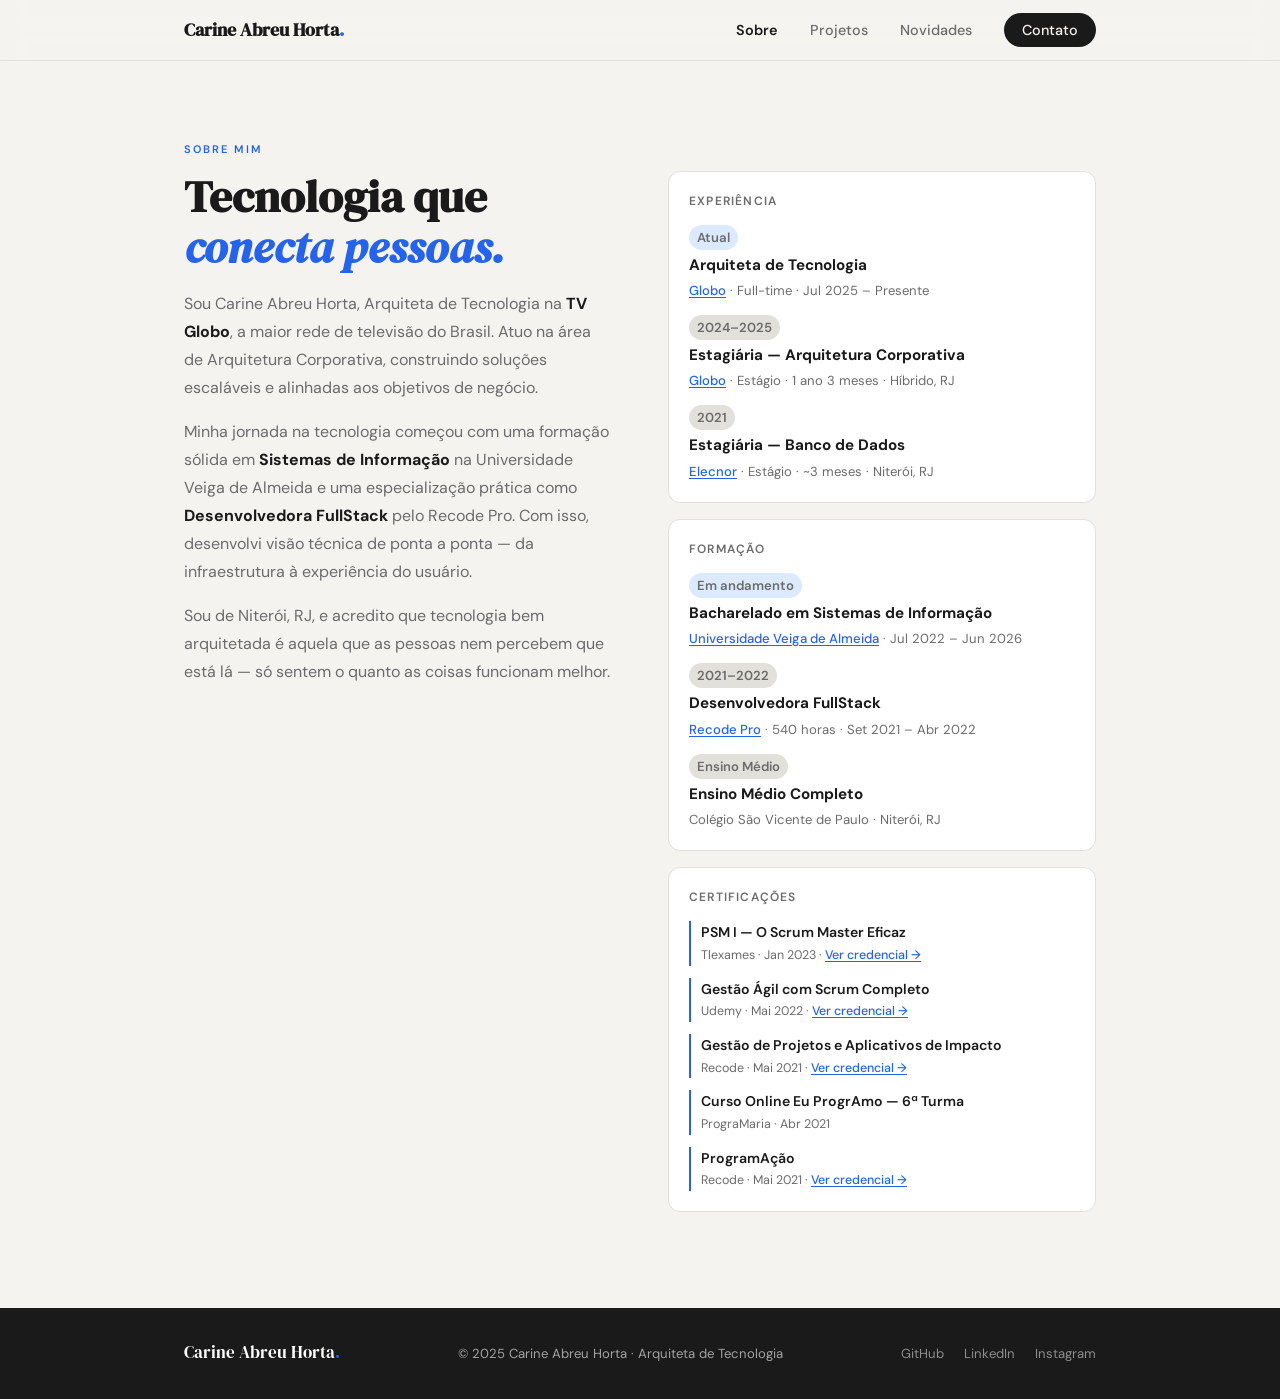
<file: sobre.html>
<!doctype html>
<html lang="pt-BR">
  <head>
    <meta charset="UTF-8" />
    <meta name="viewport" content="width=device-width, initial-scale=1.0" />
    <title>Sobre — Carine Abreu Horta</title>
    <link rel="preconnect" href="https://fonts.googleapis.com" />
    <link rel="preconnect" href="https://fonts.gstatic.com" crossorigin />
    <link
      href="https://fonts.googleapis.com/css2?family=DM+Serif+Display:ital@0;1&family=DM+Sans:wght@300;400;500;600&display=swap"
      rel="stylesheet"
    />
    <link rel="stylesheet" href="style.css" />
  </head>
  <body>
    <header class="navbar">
      <div class="container navbar__inner">
        <a href="index.html" class="navbar__logo"
          >Carine Abreu Horta<span>.</span></a
        >
        <nav>
          <ul class="navbar__links">
            <li><a href="sobre.html" class="navbar__active">Sobre</a></li>
            <li><a href="projetos.html">Projetos</a></li>
            <li><a href="novidades.html">Novidades</a></li>
            <li><a href="contato.html" class="navbar__cta">Contato</a></li>
          </ul>
        </nav>
        <button class="navbar__burger" aria-label="Menu" onclick="toggleMenu()">
          ☰
        </button>
      </div>
    </header>

    <section class="section sobre">
      <div class="container">
        <p class="section-label">Sobre mim</p>
        <div class="sobre__grid">
          <div class="sobre__bio">
            <h2 class="section-title">
              Tecnologia que<br /><em>conecta pessoas.</em>
            </h2>
            <p>
              Sou Carine Abreu Horta, Arquiteta de Tecnologia na
              <strong>TV Globo</strong>, a maior rede de televisão do Brasil.
              Atuo na área de Arquitetura Corporativa, construindo soluções
              escaláveis e alinhadas aos objetivos de negócio.
            </p>
            <p>
              Minha jornada na tecnologia começou com uma formação sólida em
              <strong>Sistemas de Informação</strong> na Universidade Veiga de
              Almeida e uma especialização prática como
              <strong>Desenvolvedora FullStack</strong>
              pelo Recode Pro. Com isso, desenvolvi visão técnica de ponta a
              ponta — da infraestrutura à experiência do usuário.
            </p>
            <p>
              Sou de Niterói, RJ, e acredito que tecnologia bem arquitetada é
              aquela que as pessoas nem percebem que está lá — só sentem o
              quanto as coisas funcionam melhor.
            </p>
          </div>
          <div class="sobre__sidebar">
            <div class="sobre__card">
              <p class="sobre__card-label">Experiência</p>
              <ul class="sobre__exp">
                <li>
                  <span class="tag">Atual</span>
                  <strong>Arquiteta de Tecnologia</strong>
                  <span>
                    <a
                      href="https://www.linkedin.com/company/redeglobo/"
                      target="_blank"
                      class="exp-link"
                      >Globo</a
                    >
                    · Full-time · Jul 2025 – Presente
                  </span>
                </li>
                <li>
                  <span class="tag tag--muted">2024–2025</span>
                  <strong>Estagiária — Arquitetura Corporativa</strong>
                  <span>
                    <a
                      href="https://www.linkedin.com/company/redeglobo/"
                      target="_blank"
                      class="exp-link"
                      >Globo</a
                    >
                    · Estágio · 1 ano 3 meses · Híbrido, RJ
                  </span>
                </li>
                <li>
                  <span class="tag tag--muted">2021</span>
                  <strong>Estagiária — Banco de Dados</strong>
                  <span>
                    <a
                      href="https://www.linkedin.com/company/elecnor/"
                      target="_blank"
                      class="exp-link"
                      >Elecnor</a
                    >
                    · Estágio · ~3 meses · Niterói, RJ
                  </span>
                </li>
              </ul>
            </div>
            <div class="sobre__card">
              <p class="sobre__card-label">Formação</p>
              <ul class="sobre__exp">
                <li>
                  <span class="tag">Em andamento</span>
                  <strong>Bacharelado em Sistemas de Informação</strong>
                  <span>
                    <a
                      href="https://www.uva.br/"
                      target="_blank"
                      class="exp-link"
                      >Universidade Veiga de Almeida</a
                    >
                    · Jul 2022 – Jun 2026
                  </span>
                </li>
                <li>
                  <span class="tag tag--muted">2021–2022</span>
                  <strong>Desenvolvedora FullStack</strong>
                  <span>
                    <a
                      href="https://recode.org.br/"
                      target="_blank"
                      class="exp-link"
                      >Recode Pro</a
                    >
                    · 540 horas · Set 2021 – Abr 2022
                  </span>
                </li>
                <li>
                  <span class="tag tag--muted">Ensino Médio</span>
                  <strong>Ensino Médio Completo</strong>
                  <span>Colégio São Vicente de Paulo · Niterói, RJ</span>
                </li>
              </ul>
            </div>
            <div class="sobre__card">
              <p class="sobre__card-label">Certificações</p>
              <ul class="sobre__certs">
                <li>
                  <div class="cert-title">PSM I — O Scrum Master Eficaz</div>
                  <div class="cert-meta">
                    Tlexames · Jan 2023 ·
                    <a
                      href="https://www.linkedin.com/in/carine-horta-7ba754231/details/certifications/"
                      target="_blank"
                      class="exp-link"
                      >Ver credencial →</a
                    >
                  </div>
                </li>
                <li>
                  <div class="cert-title">Gestão Ágil com Scrum Completo</div>
                  <div class="cert-meta">
                    Udemy · Mai 2022 ·
                    <a
                      href="https://www.udemy.com/certificate/UC-a8f1dda4-dc87-44a4-8ef2-bfc7a82c5541/"
                      target="_blank"
                      class="exp-link"
                      >Ver credencial →</a
                    >
                  </div>
                </li>
                <li>
                  <div class="cert-title">
                    Gestão de Projetos e Aplicativos de Impacto
                  </div>
                  <div class="cert-meta">
                    Recode · Mai 2021 ·
                    <a
                      href="https://www.linkedin.com/in/carine-horta-7ba754231/details/certifications/"
                      target="_blank"
                      class="exp-link"
                      >Ver credencial →</a
                    >
                  </div>
                </li>
                <li>
                  <div class="cert-title">
                    Curso Online Eu ProgrAmo — 6ª Turma
                  </div>
                  <div class="cert-meta">PrograMaria · Abr 2021</div>
                </li>
                <li>
                  <div class="cert-title">ProgramAção</div>
                  <div class="cert-meta">
                    Recode · Mai 2021 ·
                    <a
                      href="https://www.linkedin.com/in/carine-horta-7ba754231/details/certifications/"
                      target="_blank"
                      class="exp-link"
                      >Ver credencial →</a
                    >
                  </div>
                </li>
              </ul>
            </div>
          </div>
        </div>
      </div>
    </section>

    <footer class="footer">
      <div class="container footer__inner">
        <span class="footer__logo">Carine Abreu Horta<span>.</span></span>
        <p>© 2025 Carine Abreu Horta · Arquiteta de Tecnologia</p>
        <div class="footer__social">
          <a href="https://github.com/CarineAH" target="_blank">GitHub</a>
          <a
            href="https://www.linkedin.com/in/carine-horta-7ba754231/"
            target="_blank"
            >LinkedIn</a
          >
          <a href="https://www.instagram.com/abreucarinee/" target="_blank"
            >Instagram</a
          >
        </div>
      </div>
    </footer>

    <script>
      function toggleMenu() {
        document.querySelector(".navbar__links").classList.toggle("open");
      }
    </script>
  </body>
</html>
</file>
<file: style.css>
:root {
  --bg: #f5f3ef;
  --bg-card: #ffffff;
  --ink: #1a1a1a;
  --ink-muted: #6b6b6b;
  --accent: #2563eb;
  --accent-2: #7c3aed;
  --border: #e2e0da;
  --radius: 12px;
  --serif: "DM Serif Display", Georgia, serif;
  --sans: "DM Sans", sans-serif;
}

*,
*::before,
*::after {
  box-sizing: border-box;
  margin: 0;
  padding: 0;
}

html {
  scroll-behavior: smooth;
}

body {
  font-family: var(--sans);
  background: var(--bg);
  color: var(--ink);
  line-height: 1.6;
  font-size: 16px;
}

img {
  max-width: 100%;
  display: block;
}
a {
  color: inherit;
  text-decoration: none;
}
ul {
  list-style: none;
}

.container {
  max-width: 960px;
  margin: 0 auto;
  padding: 0 24px;
}

.section {
  padding: 80px 0;
}

.section-label {
  font-family: var(--sans);
  font-size: 11px;
  font-weight: 600;
  letter-spacing: 0.18em;
  text-transform: uppercase;
  color: var(--accent);
  margin-bottom: 12px;
}

.section-title {
  font-family: var(--serif);
  font-size: clamp(2rem, 4vw, 2.8rem);
  line-height: 1.15;
  margin-bottom: 16px;
}

.section-title em {
  color: var(--accent);
  font-style: italic;
}

.divider {
  border: none;
  border-top: 1px solid var(--border);
}

.btn {
  display: inline-block;
  padding: 12px 24px;
  border-radius: 100px;
  font-size: 0.9rem;
  font-weight: 600;
  transition: all 0.2s;
  cursor: pointer;
}

.btn--primary {
  background: var(--ink);
  color: var(--bg);
  border: none;
}
.btn--primary:hover {
  background: var(--accent);
}
.btn--ghost {
  border: 1.5px solid var(--border);
  color: var(--ink);
}
.btn--ghost:hover {
  border-color: var(--ink);
}

.tag {
  display: inline-block;
  background: #dbeafe;
  color: var(--accent);
  font-size: 0.7rem;
  font-weight: 600;
  padding: 2px 8px;
  border-radius: 100px;
  width: fit-content;
}

.tag--muted {
  background: var(--border);
  color: var(--ink-muted);
}

.exp-link {
  color: var(--accent);
  font-weight: 500;
  text-decoration: underline;
  text-underline-offset: 2px;
}

.exp-link:hover {
  color: var(--accent-2);
}

@keyframes fadeUp {
  from {
    opacity: 0;
    transform: translateY(24px);
  }
  to {
    opacity: 1;
    transform: translateY(0);
  }
}

.fade-up {
  animation: fadeUp 0.7s ease both;
}
.delay-1 {
  animation-delay: 0.1s;
}
.delay-2 {
  animation-delay: 0.2s;
}
.delay-3 {
  animation-delay: 0.3s;
}
.delay-4 {
  animation-delay: 0.4s;
}

.navbar {
  position: sticky;
  top: 0;
  z-index: 100;
  background: rgba(245, 243, 239, 0.92);
  backdrop-filter: blur(12px);
  border-bottom: 1px solid var(--border);
}

.navbar__inner {
  display: flex;
  align-items: center;
  justify-content: space-between;
  height: 60px;
}

.navbar__logo {
  font-family: var(--serif);
  font-size: 1.1rem;
  font-weight: 700;
}

.navbar__logo span {
  color: var(--accent);
}

.navbar__links {
  display: flex;
  gap: 32px;
  align-items: center;
}

.navbar__links a {
  font-size: 0.9rem;
  font-weight: 500;
  color: var(--ink-muted);
  transition: color 0.2s;
}

.navbar__links a:hover {
  color: var(--ink);
}

.navbar__cta {
  background: var(--ink) !important;
  color: var(--bg) !important;
  padding: 8px 18px;
  border-radius: 100px;
}

.navbar__cta:hover {
  background: var(--accent) !important;
}

.navbar__burger {
  display: none;
  background: none;
  border: none;
  font-size: 1.4rem;
  cursor: pointer;
}

@media (max-width: 640px) {
  .navbar__links {
    display: none;
    flex-direction: column;
    position: absolute;
    top: 60px;
    left: 0;
    right: 0;
    background: var(--bg);
    padding: 16px 24px;
    border-bottom: 1px solid var(--border);
    gap: 16px;
  }
  .navbar__links.open {
    display: flex;
  }
  .navbar__burger {
    display: block;
  }
}

.hero {
  padding: 80px 0 72px;
}

.hero__inner {
  display: flex;
  align-items: center;
  justify-content: space-between;
  gap: 48px;
}

.hero__text {
  flex: 1;
}

.hero__name {
  font-family: var(--serif);
  font-size: clamp(3.2rem, 7vw, 5rem);
  line-height: 1.05;
  margin-bottom: 20px;
}

.hero__name em {
  color: var(--accent);
  font-style: italic;
}

.hero__desc {
  font-size: 1.05rem;
  color: var(--ink-muted);
  max-width: 480px;
  margin-bottom: 32px;
  line-height: 1.7;
}

.hero__actions {
  display: flex;
  gap: 12px;
  flex-wrap: wrap;
}

.hero__avatar {
  flex-shrink: 0;
  position: relative;
}

.hero__avatar-ring {
  width: 200px;
  height: 200px;
  border-radius: 50%;
  background: linear-gradient(135deg, var(--accent), var(--accent-2));
  display: flex;
  align-items: center;
  justify-content: center;
  padding: 4px;
}

.hero__avatar-img {
  width: 100%;
  height: 100%;
  border-radius: 50%;
  background: var(--bg-card);
  display: flex;
  align-items: center;
  justify-content: center;
  font-family: var(--serif);
  font-size: 2.2rem;
  color: var(--accent);
}

.hero__badge {
  position: absolute;
  bottom: -8px;
  left: 50%;
  transform: translateX(-50%);
  background: var(--bg-card);
  border: 1px solid var(--border);
  border-radius: 100px;
  padding: 6px 14px;
  font-size: 0.78rem;
  font-weight: 500;
  white-space: nowrap;
  box-shadow: 0 2px 8px rgba(0, 0, 0, 0.06);
}

@media (max-width: 640px) {
  .hero__inner {
    flex-direction: column-reverse;
    text-align: center;
  }
  .hero__desc {
    margin: 0 auto 32px;
  }
  .hero__actions {
    justify-content: center;
  }
}

.sobre__grid {
  display: grid;
  grid-template-columns: 1fr 1fr;
  gap: 56px;
  align-items: start;
}

.sobre__bio p {
  color: var(--ink-muted);
  margin-bottom: 16px;
  line-height: 1.75;
}

.sobre__bio p strong {
  color: var(--ink);
}

.sobre__card {
  background: var(--bg-card);
  border: 1px solid var(--border);
  border-radius: var(--radius);
  padding: 20px;
  margin-bottom: 16px;
}

.sobre__card-label {
  font-size: 0.75rem;
  font-weight: 600;
  letter-spacing: 0.1em;
  text-transform: uppercase;
  color: var(--ink-muted);
  margin-bottom: 14px;
}

.sobre__exp {
  display: flex;
  flex-direction: column;
  gap: 14px;
}
.sobre__exp li {
  display: flex;
  flex-direction: column;
  gap: 3px;
}
.sobre__exp li strong {
  font-size: 0.95rem;
}
.sobre__exp li span {
  font-size: 0.82rem;
  color: var(--ink-muted);
}

.sobre__certs {
  display: flex;
  flex-direction: column;
  gap: 12px;
}
.sobre__certs li {
  border-left: 2px solid var(--accent);
  padding-left: 10px;
}

.cert-title {
  font-size: 0.88rem;
  font-weight: 600;
  color: var(--ink);
}
.cert-meta {
  font-size: 0.78rem;
  color: var(--ink-muted);
  margin-top: 2px;
}

@media (max-width: 768px) {
  .sobre__grid {
    grid-template-columns: 1fr;
    gap: 32px;
  }
}

.projetos__header {
  display: flex;
  align-items: flex-end;
  justify-content: space-between;
  margin-bottom: 40px;
  flex-wrap: wrap;
  gap: 16px;
}

.projetos__header .section-title {
  margin-bottom: 0;
}

.projetos__grid {
  display: grid;
  grid-template-columns: repeat(3, 1fr);
  gap: 20px;
}

.projeto-card {
  background: var(--bg-card);
  border: 1px solid var(--border);
  border-radius: var(--radius);
  padding: 28px 24px;
  display: flex;
  flex-direction: column;
  gap: 10px;
  transition:
    border-color 0.2s,
    transform 0.2s,
    box-shadow 0.2s;
}

.projeto-card:hover {
  border-color: var(--accent);
  transform: translateY(-4px);
  box-shadow: 0 12px 32px rgba(37, 99, 235, 0.08);
}

.projeto-card__top {
  display: flex;
  align-items: center;
  justify-content: space-between;
}

.projeto-card__icon {
  font-size: 1.5rem;
}

.projeto-card__tag {
  font-size: 0.7rem;
  font-weight: 600;
  padding: 3px 10px;
  border-radius: 100px;
  background: #ede9fe;
  color: var(--accent-2);
}

.projeto-card h3 {
  font-family: var(--serif);
  font-size: 1.1rem;
}

.projeto-card p {
  font-size: 0.88rem;
  color: var(--ink-muted);
  line-height: 1.65;
  flex: 1;
}

.projeto-card__link {
  font-size: 0.82rem;
  font-weight: 600;
  color: var(--accent);
  margin-top: 4px;
}

@media (max-width: 900px) {
  .projetos__grid {
    grid-template-columns: repeat(2, 1fr);
  }
}

@media (max-width: 600px) {
  .projetos__grid {
    grid-template-columns: 1fr;
  }
}

.novidades .section-title {
  margin-bottom: 40px;
}

.novidades__grid {
  display: grid;
  grid-template-columns: 1fr 1fr;
  gap: 20px;
}

.novidade-card--destaque {
  grid-column: 1 / 2;
  grid-row: 1 / 3;
}

.novidade-card {
  background: var(--bg-card);
  border: 1px solid var(--border);
  border-radius: var(--radius);
  padding: 28px 24px;
  display: flex;
  flex-direction: column;
  gap: 10px;
}

.novidade-card--destaque {
  background: var(--ink);
  border-color: var(--ink);
  color: #fff;
}

.novidade-card--destaque p {
  color: rgba(255, 255, 255, 0.7);
}

.novidade-card__date {
  font-size: 0.75rem;
  font-weight: 600;
  letter-spacing: 0.1em;
  text-transform: uppercase;
  color: var(--accent);
}

.novidade-card--destaque .novidade-card__date {
  color: #93c5fd;
}

.novidade-card h3 {
  font-family: var(--serif);
  font-size: 1.2rem;
  line-height: 1.3;
}

.novidade-card p {
  font-size: 0.88rem;
  color: var(--ink-muted);
  line-height: 1.65;
}

.novidade-link {
  display: inline-block;
  margin-top: 8px;
  font-size: 0.82rem;
  font-weight: 600;
  color: #93c5fd;
  text-decoration: underline;
  text-underline-offset: 3px;
}

@media (max-width: 640px) {
  .novidades__grid {
    grid-template-columns: 1fr;
  }
  .novidade-card--destaque {
    grid-column: auto;
    grid-row: auto;
  }
}

.contato__inner {
  display: grid;
  grid-template-columns: 1fr 1fr;
  gap: 64px;
  align-items: start;
}

.contato__desc {
  color: var(--ink-muted);
  line-height: 1.7;
  margin-bottom: 28px;
}

.social-links {
  display: flex;
  flex-direction: column;
  gap: 12px;
}

.social-link {
  display: flex;
  align-items: center;
  gap: 10px;
  font-size: 0.92rem;
  font-weight: 500;
  color: var(--ink-muted);
  transition: color 0.2s;
}

.social-link:hover {
  color: var(--accent);
}
.social-link__icon {
  font-size: 1.1rem;
}

.contato__form {
  display: flex;
  flex-direction: column;
  gap: 18px;
}

.form-group {
  display: flex;
  flex-direction: column;
  gap: 6px;
}

.form-group label {
  font-size: 0.82rem;
  font-weight: 600;
  color: var(--ink-muted);
}

.form-group input,
.form-group textarea {
  background: var(--bg-card);
  border: 1px solid var(--border);
  border-radius: 8px;
  padding: 12px 14px;
  font-family: var(--sans);
  font-size: 0.95rem;
  color: var(--ink);
  outline: none;
  transition: border-color 0.2s;
  resize: vertical;
}

.form-group input:focus,
.form-group textarea:focus {
  border-color: var(--accent);
}

.form-btn {
  width: 100%;
}

.form-success {
  display: none;
  font-size: 0.88rem;
  color: #16a34a;
  font-weight: 500;
}

.footer {
  background: var(--ink);
  color: rgba(255, 255, 255, 0.6);
  padding: 32px 0;
}

.footer__inner {
  display: flex;
  align-items: center;
  justify-content: space-between;
  gap: 16px;
  flex-wrap: wrap;
}

.footer__logo {
  font-family: var(--serif);
  font-size: 1.05rem;
  color: #fff;
}

.footer__logo span {
  color: var(--accent);
}

.footer p {
  font-size: 0.82rem;
}

.footer__social {
  display: flex;
  gap: 20px;
}

.footer__social a {
  font-size: 0.82rem;
  color: rgba(255, 255, 255, 0.5);
  transition: color 0.2s;
}

.footer__social a:hover {
  color: #fff;
}

@media (max-width: 768px) {
  .contato__inner {
    grid-template-columns: 1fr;
    gap: 40px;
  }
}

.navbar__active {
  color: var(--ink) !important;
  font-weight: 600 !important;
}
</file>
